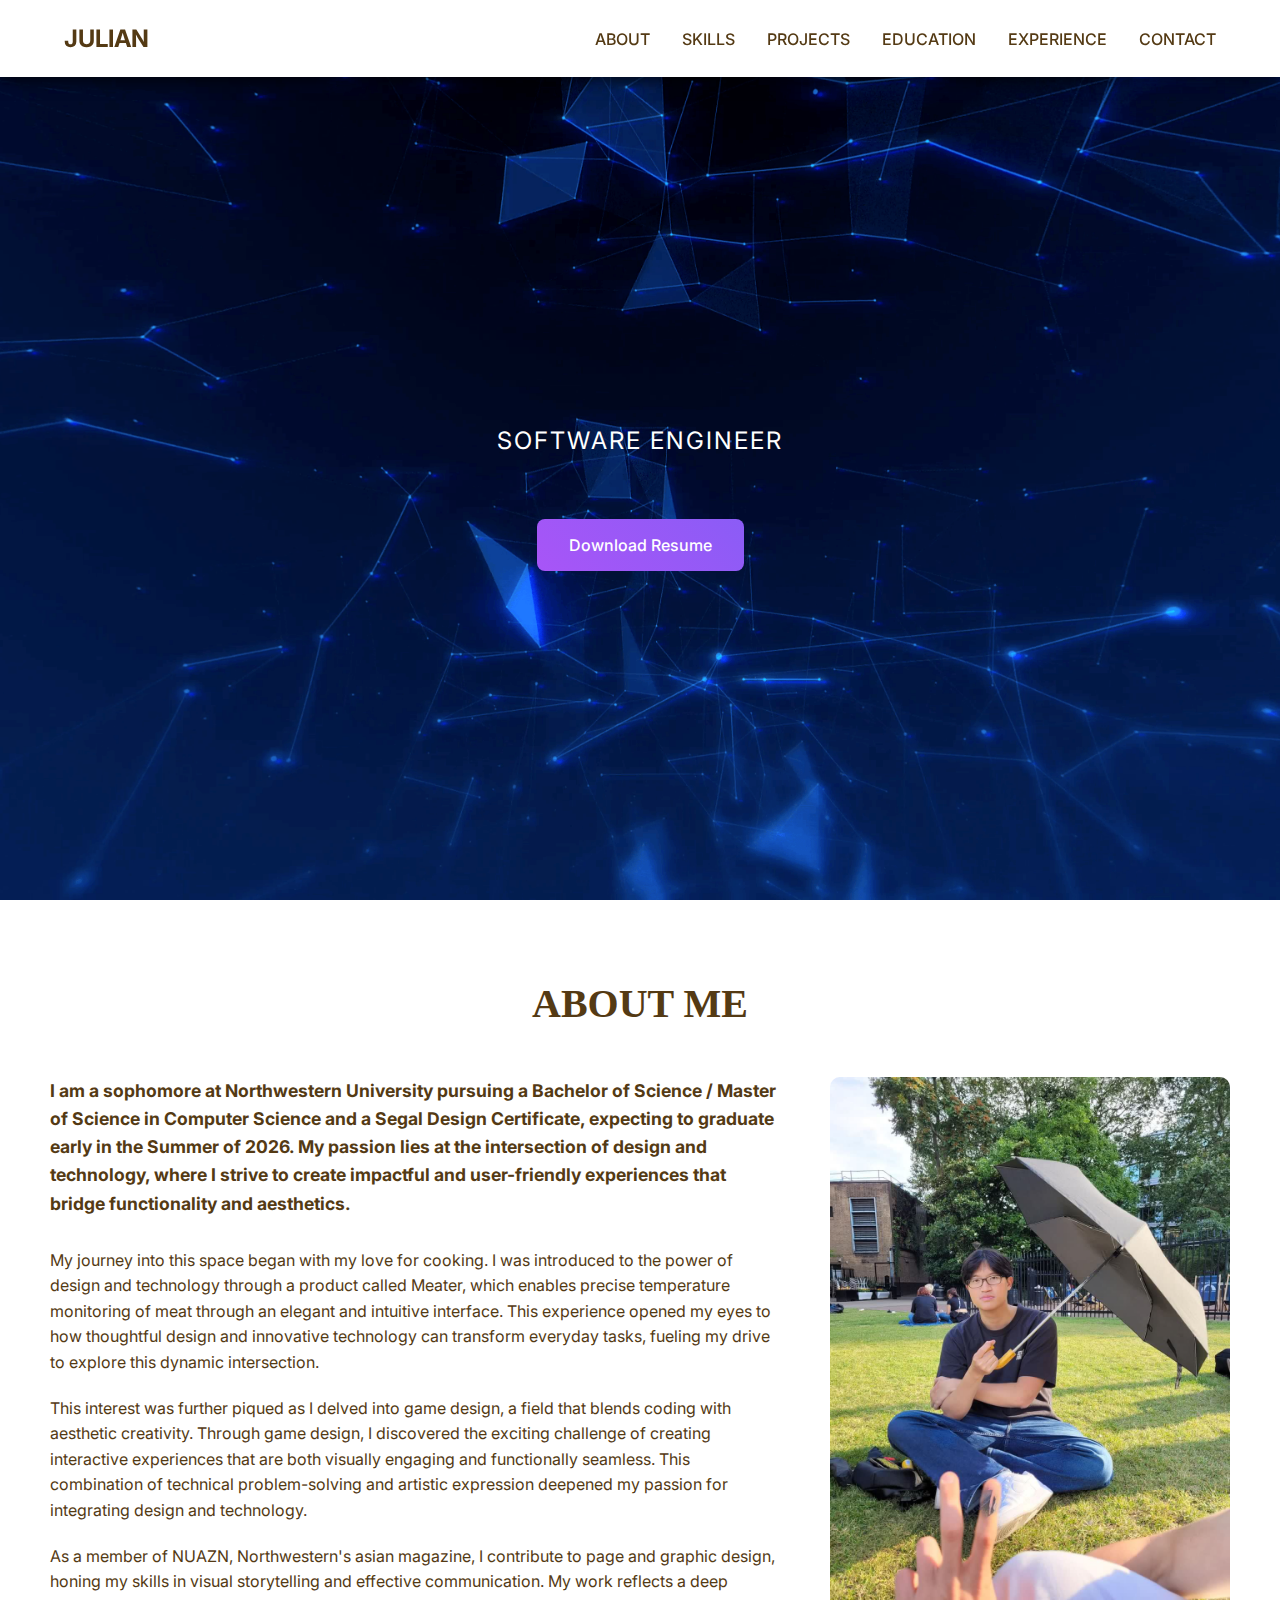
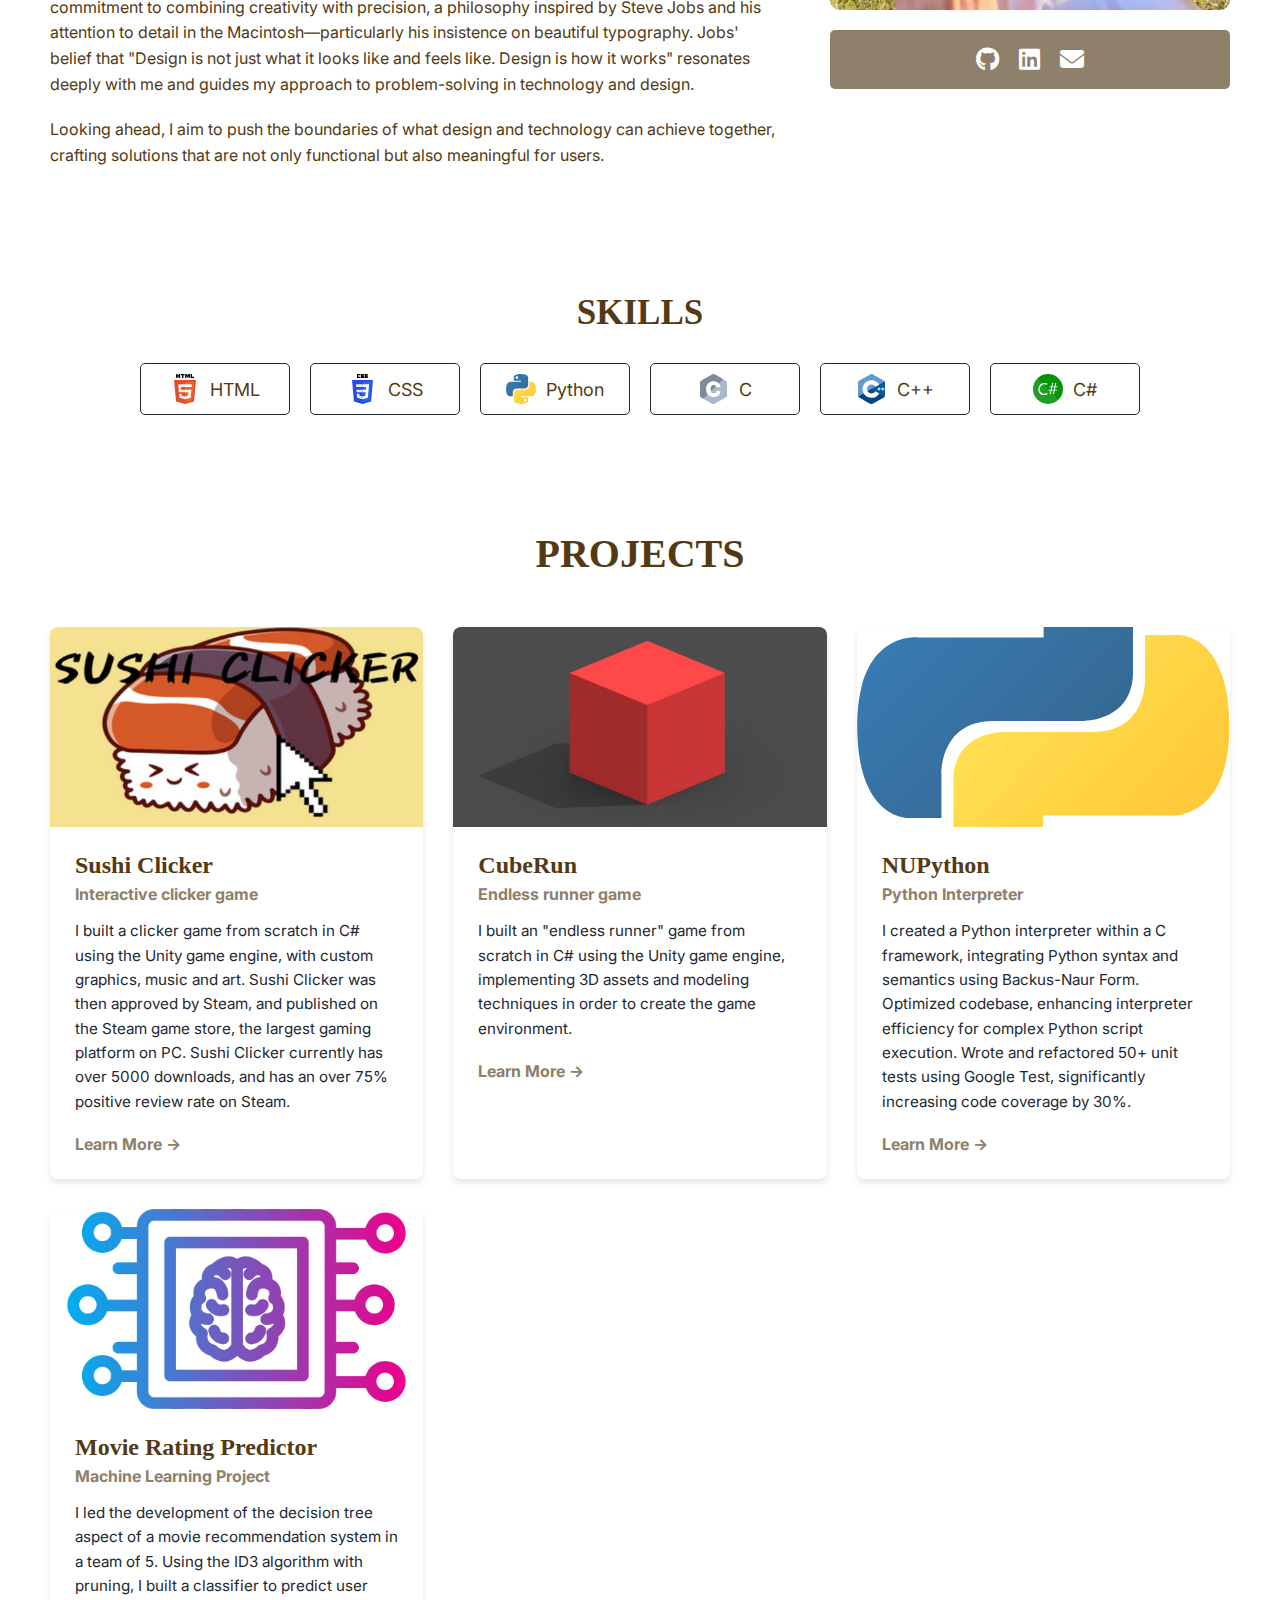
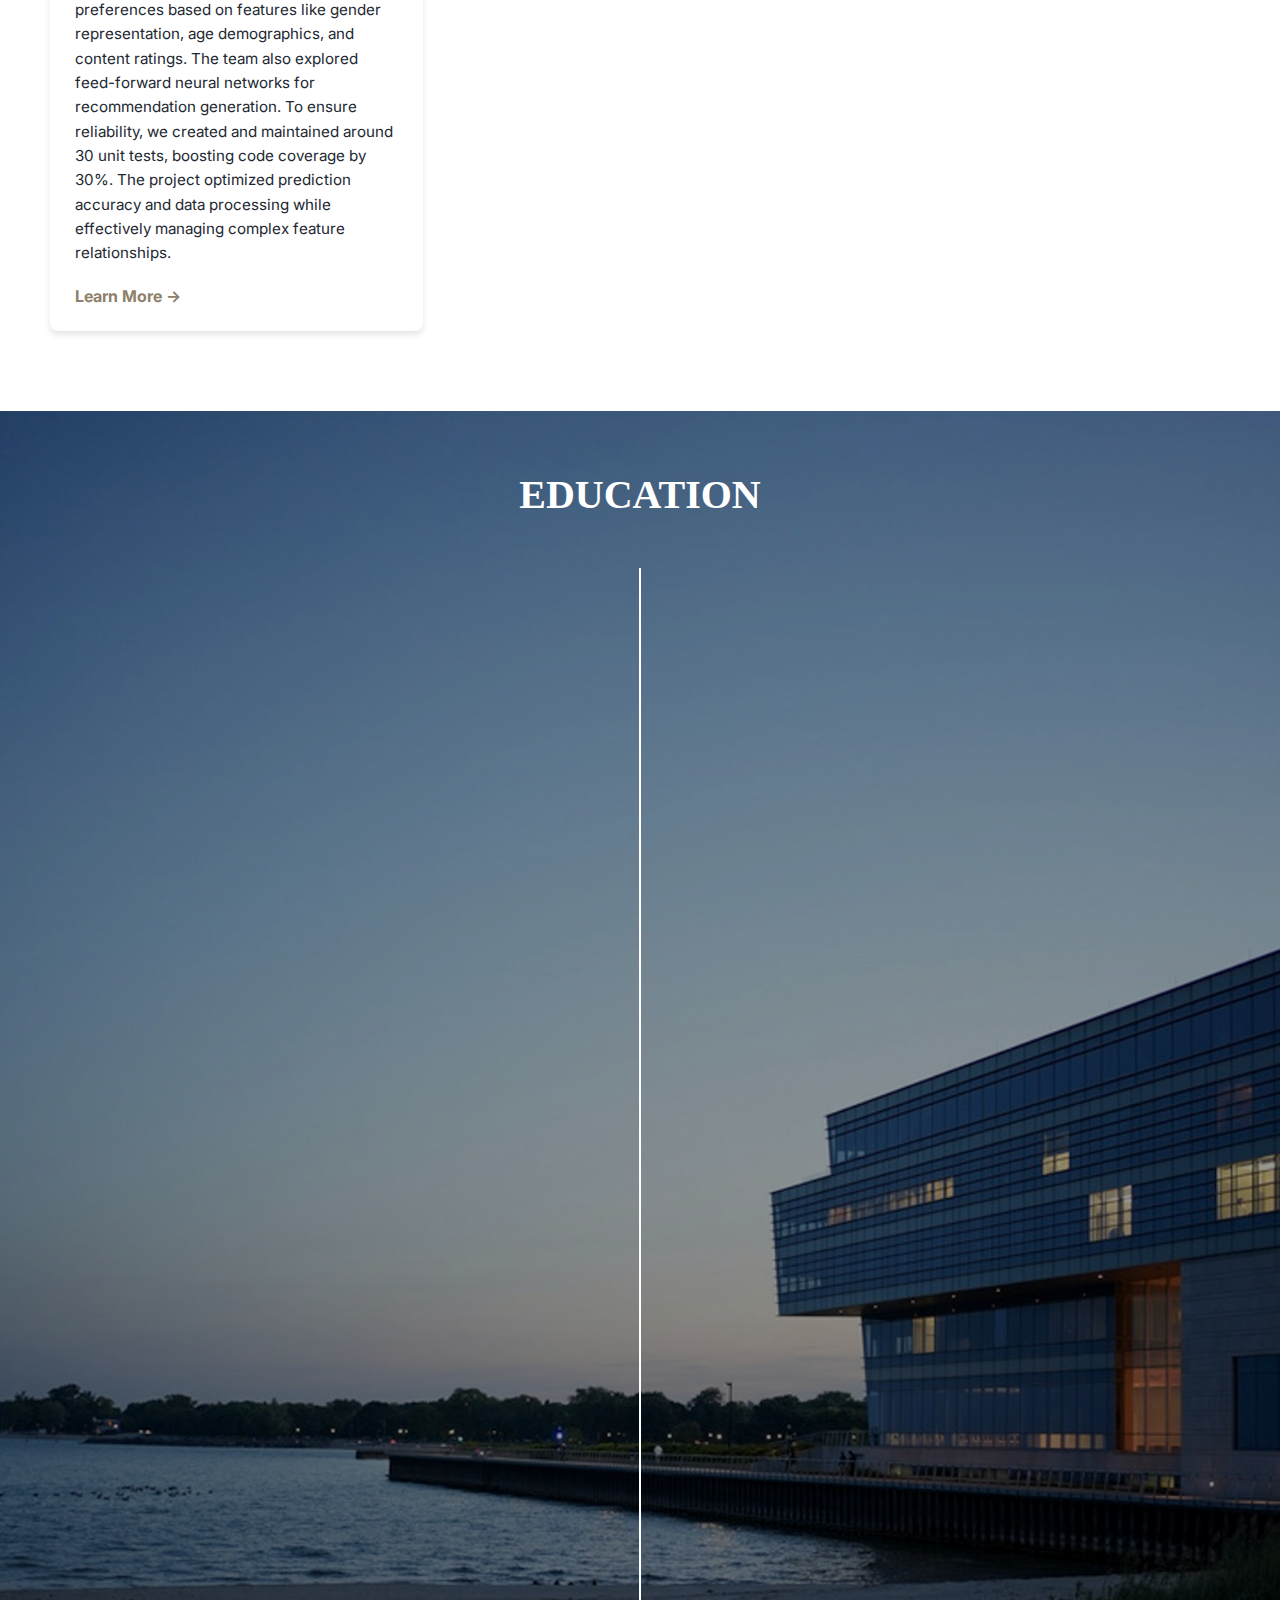
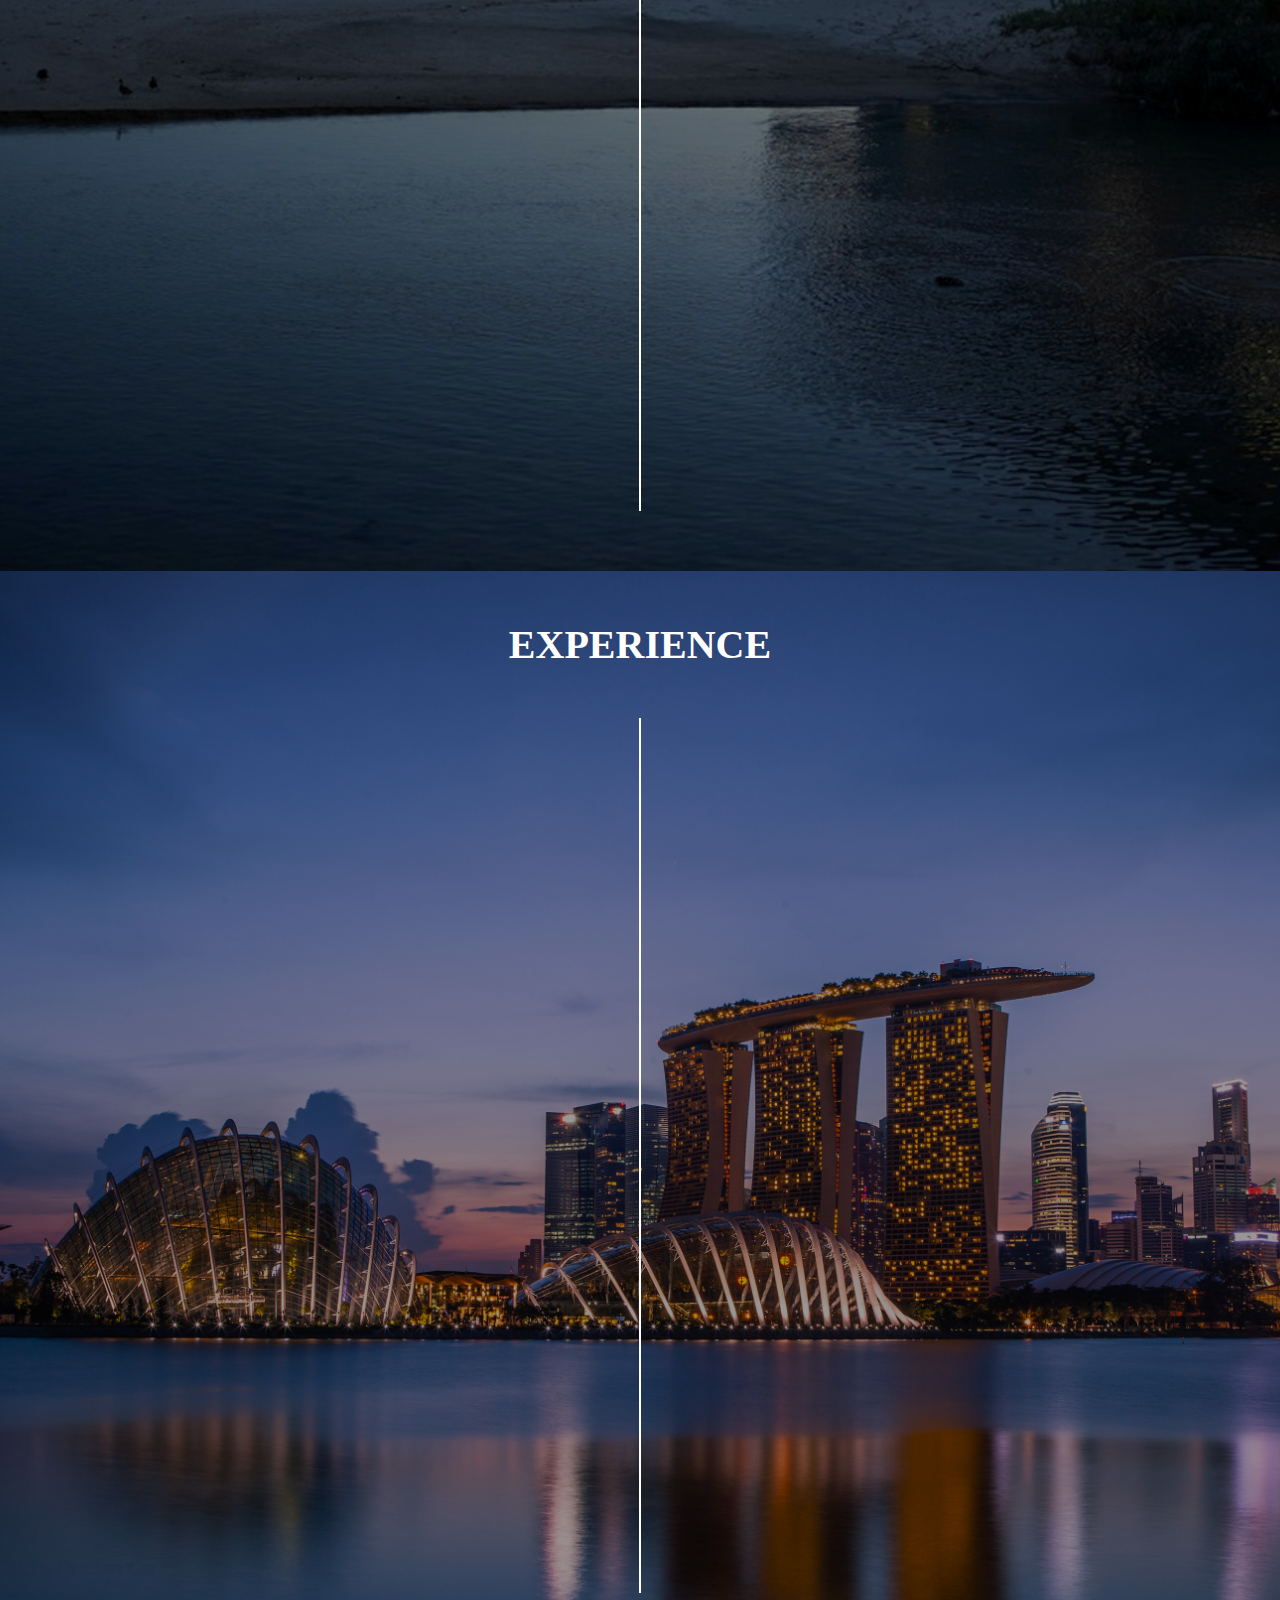
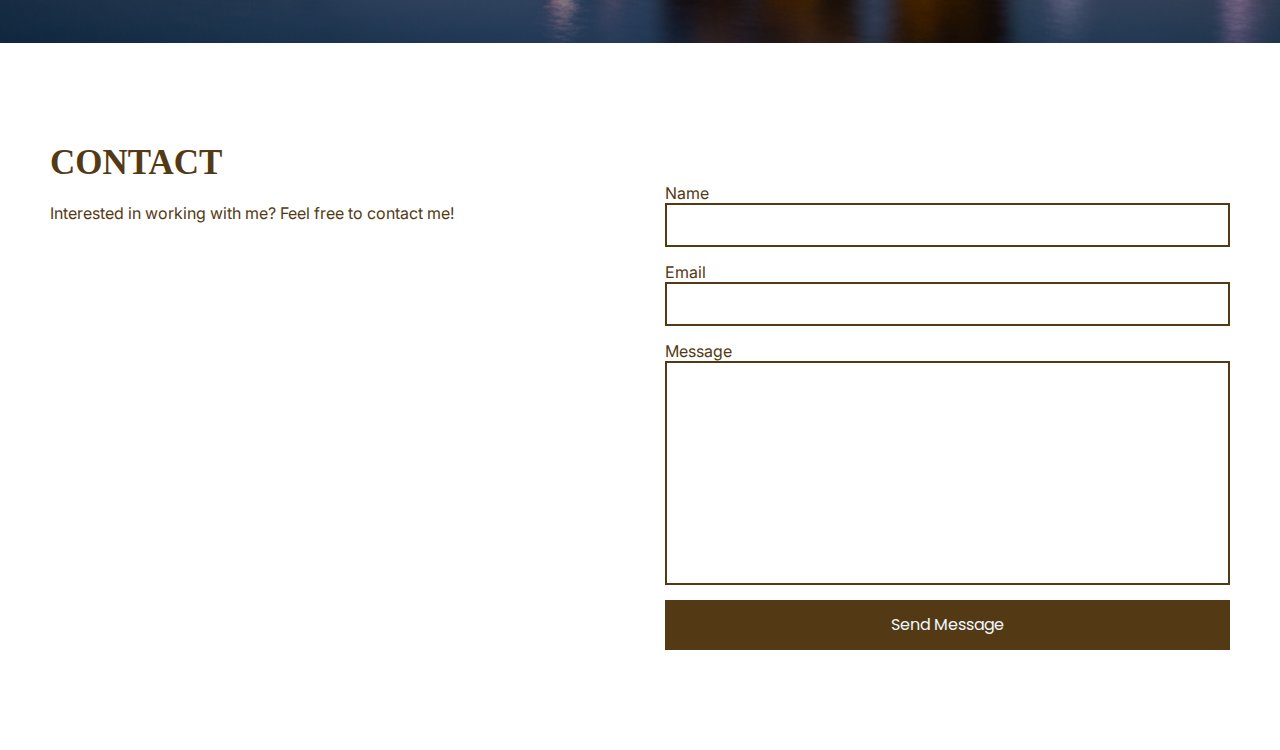
<file: index.html>
<!DOCTYPE html>
<html lang="en">
<head>
    <meta charset="UTF-8">
    <meta http-equiv="X-UA-Compatible" content="IE=edge">
    <meta name="viewport" content="width-device-width, initial-scale=1.0">

    <link rel="icon" type="image/x-icon" href="images/faviconnew.png">
    <link rel="preconnect" href="https://fonts.googleapis.com">
    <link rel="preconnect" href="https://fonts.gstatic.com" crossorigin>
    <link href="https://fonts.googleapis.com/css2?family=Poppins:ital,wght@0,100;0,200;0,300;0,400;0,500;0,600;0,700;0,800;0,900;1,100;1,200;1,300;1,400;1,500;1,600;1,700;1,800;1,900&display=swap" rel="stylesheet">

    <link rel="stylesheet" href="https://cdnjs.cloudflare.com/ajax/libs/font-awesome/6.7.2/css/all.min.css" integrity="sha512-Evv84Mr4kqVGRNSgIGL/F/aIDqQb7xQ2vcrdIwxfjThSH8CSR7PBEakCr51Ck+w+/U6swU2Im1vVX0SVk9ABhg==" crossorigin="anonymous" referrerpolicy="no-referrer" />

    <link rel="stylesheet" href="styles.css">
    <title>Julian</title>
</head>   
<body>
    <!-- Navbar -->
    <nav class="fixed-nav">
        <div class="left">
            <a href="/">JULIAN</a>
        </div>
        <div class="right">
            <a href="#about">ABOUT</a>
            <a href="#skills">SKILLS</a>
            <a href="#projects">PROJECTS</a>
            <a href="#education">EDUCATION</a>
            <a href="#experience">EXPERIENCE</a>
            <a href="#contact">CONTACT</a>
        </div>
    </nav>
    
    <!-- Updated hero section -->
    <section class="hero-section">
        <div class="hero-content">
            <h1 class="typing-text">HI, I AM <span class="purple">JULIAN</span> TANG!<span class="cursor">|</span></h1>
            <p class="title">SOFTWARE ENGINEER</p>
            <div class="cta-button">
                <a href="files/JulianTResume.pdf" download class="download-resume">Download Resume</a>
            </div>
        </div>
    </section>

    <!-- Section 1: About me -->
    <section id="about" class="about-section">
        <h2>ABOUT ME</h2>
        <div class="about-container">
            <div class="about-content">
                <div class="about-text">
                    <p class="highlight">I am a sophomore at Northwestern University pursuing a Bachelor of Science /
                        Master of Science in Computer Science and a Segal Design Certificate, expecting to
                        graduate early in the Summer of 2026. My passion lies at the 
                        intersection of design and technology, where I strive to create impactful and user-friendly 
                        experiences that bridge functionality and aesthetics.</p>
                    
                    <p>My journey into this space began with my love for cooking. I was introduced to the power 
                        of design and technology through a product called Meater, which enables precise temperature 
                        monitoring of meat through an elegant and intuitive interface. This experience opened my 
                        eyes to how thoughtful design and innovative technology can transform everyday tasks, 
                        fueling my drive to explore this dynamic intersection.</p>

                    <p>This interest was further piqued as I delved into game design, a field that blends coding 
                        with aesthetic creativity. Through game design, I discovered the exciting challenge of creating 
                        interactive experiences that are both visually engaging and functionally seamless. This 
                        combination of technical problem-solving and artistic expression deepened my passion for 
                        integrating design and technology.</p>
                    
                    <p>As a member of NUAZN, Northwestern's asian magazine, I contribute to page and graphic design, 
                        honing my skills in visual storytelling and effective communication. My work reflects a deep 
                        commitment to combining creativity with precision, a philosophy inspired by Steve Jobs and his 
                        attention to detail in the Macintosh—particularly his insistence on beautiful typography. Jobs' 
                        belief that "Design is not just what it looks like and feels like. Design is how it works" 
                        resonates deeply with me and guides my approach to problem-solving in technology and design.</p>
                    
                    <p>Looking ahead, I aim to push the boundaries of what design and technology can achieve together, 
                        crafting solutions that are not only functional but also meaningful for users.</p>
                </div>
            </div>
            <div class="about-image">
                <img src="images/JulianPhoto.jpeg" alt="Julian Tang headshot" />
                <div class="social-links">
                    <a href="https://github.com/JulianTang2027" class="social-icon"><i class="fab fa-github"></i></a>
                    <a href="https://www.linkedin.com/in/julian-sebastian-tang/" target="_blank" class="social-icon"><i class="fab fa-linkedin"></i></a>
                    <a href="mailto:JulianTang2027@u.northwestern.edu" class="social-icon"><i class="fas fa-envelope"></i></a>
                </div>
            </div>
        </div>
    </section>
        <!-- Section 2: Skills-->
        <div class="full-width-section">
            <section id = "skills" class = "skills-section">
                <h2>SKILLS</h2>
                <div class="text">
                </div>

                <div class="cells">
                    <div class="cell">
                        <img src="images/html-5.svg" alt="HTML logo">
                        <span>HTML</span>
                    </div>

                <div class="cell">
                    <img src="images/css-3.svg" alt="CSS logo">
                    <span>CSS</span>
                </div>

                <div class="cell">
                    <img src="images/python.svg" alt="Python logo">
                    <span>Python</span>
                </div>

                <div class="cell">
                    <img src="images/c.svg" alt="C logo">
                    <span>C</span>
                </div>

                <div class="cell">
                    <img src="images/c-plusplus.svg" alt="C++ logo">
                    <span>C++</span>
                </div>

                <div class="cell">
                    <img src="images/c-sharp.svg" alt="C# logo">
                    <span>C#</span>
                </div>
            </div>
        </section>
    </div>

        <!-- Section 3: Projects-->
        <div class="full-width-section">
            <section id="projects" class="projects-section">
                <h2>PROJECTS</h2>
                <div class="projects-grid">
                    <div class="project-card">
                        <div class="project-image">
                            <img src="images/sushiclicker.png" alt="sushi clicker logo">
                        </div>
                        <div class="project-content">
                            <h3>Sushi Clicker</h3>
                            <h4>Interactive clicker game</h4>
                            <p>I built a clicker game from scratch in C# using the Unity game engine, with custom graphics, music and art. 
                                Sushi Clicker was then approved by Steam, and published on the Steam game store, the largest gaming platform on PC. 
                                Sushi Clicker currently has over 5000 downloads, and has an over 75% positive review rate on Steam.</p>
                            <a href="https://store.steampowered.com/app/2230590/Sushi_Clicker/" target="_blank" class="learn-more">Learn More →</a>
                        </div>
                    </div>
        
                    <div class="project-card">
                        <div class="project-image">
                            <img src="images/cuberun.jpg" alt="cuberun logo">
                        </div>
                        <div class="project-content">
                            <h3>CubeRun</h3>
                            <h4>Endless runner game</h4>
                            <p>I built an "endless runner" game from scratch in C# using the Unity game engine, implementing
                                3D assets and modeling techniques in order to create the game environment.</p>
                            <a href="#" class="learn-more">Learn More →</a>
                        </div>
                    </div>

                    <div class="project-card">
                        <div class="project-image">
                            <img src="images/python.svg" alt="python logo">
                        </div>
                        <div class="project-content">
                            <h3>NUPython</h3>
                            <h4>Python Interpreter</h4>
                            <p>I created a Python interpreter within a C framework, integrating Python syntax and semantics using Backus-Naur Form.
                                Optimized codebase, enhancing interpreter efficiency for complex Python script execution.
                                Wrote and refactored 50+ unit tests using Google Test, significantly increasing code coverage by 30%.</p>
                            <a href="https://github.com/JulianTang2027/NUPython-Part-1/tree/master" target="_blank" class="learn-more">Learn More →</a>
                        </div>
                    </div>

                    <div class="project-card">
                        <div class="project-image">
                            <img src="images/machinelearning.png" alt="Machine learning logo">
                        </div>
                        <div class="project-content">
                            <h3>Movie Rating Predictor</h3>
                            <h4>Machine Learning Project</h4>
                            <p>I led the development of the decision tree aspect of a movie recommendation system in a team of 5. 
                                Using the ID3 algorithm with pruning, I built a classifier to predict user preferences based on 
                                features like gender representation, age demographics, and content ratings. The team also explored 
                                feed-forward neural networks for recommendation generation. To ensure reliability, 
                                we created and maintained around 30 unit tests, boosting code coverage by 30%. 
                                The project optimized prediction accuracy and data processing while effectively managing 
                                complex feature relationships.
                            </p>
                            <a href="https://github.com/JulianTang2027/DecisionTreeMachineLearning/tree/main" target="_blank" class="learn-more">Learn More →</a>
                        </div>
                    </div>
                </div>
            </section>
        </div>

        <!-- Section 4: Education-->
         <section id="education" class="education-section">
            <h2>EDUCATION</h2>
            
            <div class="timeline">
                <!-- Northwestern -->
                <div class="timeline-item">
                    <div class="timeline-dot"></div>
                    <div class="content right">
                        <div class="date">Sept. 2023 - June 2027</div>
                        <div class="degree">Bachelor of Science / Master of Science in Computer Science, Segal Design Certificate</div>
                        <div class="school">NORTHWESTERN UNIVERSITY</div>
                        <div class="location">Evanston, IL, USA</div>
                        <div class="courses">
                            Data Structures & Algorithms, Scalable Software Systems, Microprocessors, Object-Oriented Programming, 
                            Hardware & Software Computer Systems, Computer Architecture, Machine Learning, 
                            Artificial Intelligence, Database Systems, Calculus, Linear Algebra, Statistics
                        </div>
                    </div>
                </div>
        
                <!-- SPF -->
                <div class="timeline-item">
                    <div class="timeline-dot"></div>
                    <div class="content left">
                        <div class="date">Feb. 2021 - Feb. 2023</div>
                        <div class="degree">Police Officer's Basic Course (POBC), Sergeant training certification (SGT)</div>
                        <div class="school">SINGAPORE POLICE FORCE</div>
                        <div class="location">Singapore</div>
                        <div class="courses">
                            Admin, Maintenance, Arms, Policing, Sergeant
                        </div>
                    </div>
                </div>
        
                <!-- SJII -->
                <div class="timeline-item">
                    <div class="timeline-dot"></div>
                    <div class="content right">
                        <div class="date">Jan. 2015 - Nov. 2020</div>
                        <div class="degree">International Baccalaureate</div>
                        <div class="school">ST JOSEPH'S INSTITUTION INTERNATIONAL</div>
                        <div class="location">Singapore</div>
                        <div class="courses">
                            Physics, Chemistry and Mathematics (Higher Level)
                            English, Chinese and Economics (Standard Level)
                        </div>
                    </div>
                </div>
            </div>
        </section>
        <!-- Section 5: Experience-->
        <section class="experience-section" id="experience">
        <h2>EXPERIENCE</h2>
    
        <div class="timeline">
            <div class="timeline-item">
                <div class="date">July 2024 - August 2024</div>
                <div class="role">SOFTWARE ENGINEER INTERN</div>
                <div class="organization">
                    PRUDENTIAL ASSURANCE COMPANY SINGAPORE
                </div>
                <div class="location">Singapore</div>
                <ul class="achievements">
                    <li>Implemented Google Analytics tracking for Company’s core financial platform used by 5,000 financial consultants
                        in order to gather data on load times, page views and specific user events</li>
                    <li>Developed function that dynamically handles page element tracking for Google Analytics, automating
                        event-triggering process</li>
                    <li>Wrote comprehensive Jest tests to ensure functionality of key features of financial platform webpage</li>
                </ul>
            </div>

            <div class="timeline-item">
                <div class="date">Feb. 2021 - Feb. 2023</div>
                <div class="role">SERGEANT</div>
                <div class="organization">
                    SINGAPORE POLICE FORCE
                </div>
                <div class="location">Singapore</div>
                <ul class="achievements">
                    <li>Selected to undergo Sergeant training course in Singapore's top counter-terrorism unit.</li>
                    <li>Led collaborative efforts to oversee security checkpoints for high-profile events such as the May Day rally with the
                        prime minister of Singapore, F1 Singapore Grand Prix’s Paddock Club and the Istana Open House for the
                        President.
                        </li>
                    <li>Two-time recipient of commander’s award for excellence in leadership and service, awarded twice per year to the unit's best trooper.</li>
                </ul>
            </div>
    </section>

        <!-- Section 6: Contact-->
        <section id = "contact" class = "contact-section">
            <h2>CONTACT</h2>

            <div class="group">
                <div class="text">
                    Interested in working with me? Feel free to contact me! 
                </div>

                <form action="mailto:JulianTang2027@u.northwestern.edu" method="post" enctype="text/plain">
                    <label for="name">Name</label>
                    <input type="text" id="name" required>

                    <label for="email">Email</label>    
                    <input type="text" id="email" required>

                    <label for="message">Message</label>
                    <textarea id="message" cols="30" rows="10" required></textarea>

                    <button type="submit">Send Message</button>
                </form>
            </div>
        </section>
    </main>
<script src="script.js"></script>
</body> 
</html>
</file>
<file: styles.css>
@import url('https://fonts.googleapis.com/css2?family=Inter:wght@100;200;300;400;500;600;700;800;900&family=Freight+Display+Pro:wght@300;400;500;600;700&display=swap');

:root {
    --text-color: #543A14;
    --link-color: #79a3b1;
    --background-color: #ffffff;
    --secondary-text-color: #222831;
    --secondary-background-color: #D0E8F2;

    --white: #ffffff;
    --black: #000000;
    --light-brown: #8E806A;
}

*   {
    margin: 0;
    padding: 0;
    box-sizing: border-box;
}

html {
    scroll-behavior: smooth;
}

body {
    font-family: 'Inter', sans-serif;
    background-color: var(--background-color);
    color: var(--text-color);
    max-width: 1400px;
    margin: 0 auto;
}

h1, h2, h3, .hero-section h2 {
    font-family: 'Freight Display Pro', serif;
}

.full-width-section {
    width: 100vw;
    margin-left: 50%;
    transform: translateX(-50%);
    background-color: var(--secondary-background-color);
    position: relative;
}

a {
    color: var(--link-color);
    text-decoration: none;
}

/* NAVBAR */
/* New navigation styles */
.fixed-nav {
    position: fixed;
    top: 0;
    left: 0;
    right: 0;
    display: flex;
    justify-content: space-between;
    align-items: center;
    padding: 1.5rem 4rem;
    background-color: white;
    z-index: 1000;
    box-shadow: 0 2px 15px rgba(0, 0, 0, 0.8);
}

.fixed-nav .left a {
    color: var(--text-color);
    font-size: 1.5rem;
    font-weight: 700;
    text-decoration: none;
}

.fixed-nav .right {
    display: flex;
    gap: 2rem;
}

.fixed-nav .right a {
    color: var(--text-color);
    text-decoration: none;
    font-size: 1rem;
    font-weight: 500;
    transition: color 0.3s ease;
}

.fixed-nav .right a:hover {
    color: #a855f7;
}

/* Updated hero section styles */
.hero-section {
    height: 100vh;
    display: flex;
    align-items: center;
    justify-content: center;
    text-align: center;
    position: relative;
    overflow: hidden;
    background-color: #f5f5f5;
    margin: 0;
    padding: 0;
    width: 100vw;
    position: relative;
    left: 50%;
    transform: translateX(-50%);
}

.hero-section::before {
    content: '';
    position: absolute;
    top: 0;
    left: 0;
    right: 0;
    bottom: 0;
    background-image: url('images/technologybackground5.webp');
    background-size: cover;
    background-position: center;
    opacity: 1;  /* Change opacity to reflect transparency */
    filter: brightness(1.2);  /* Brightens the background image */
}

.hero-content {
    position: relative;
    z-index: 1;
    padding: 2rem;
}

.hero-content h1 {
    font-size: 4rem;
    font-weight: 700;
    line-height: 1.2;
    margin: 0;
    color: white;
}

.hero-content h1:nth-child(2) {
    color: #a855f7;  /* Purple color for "JULIAN" */
    background: linear-gradient(45deg, #a855f7, #8B5CF6);
    -webkit-background-clip: text;
    background-clip: text;
    -webkit-text-fill-color: transparent;
}

.hero-content .title {
    color: white;
    font-size: 1.5rem;
    margin-top: 1rem;
    letter-spacing: 2px;
}

.download-resume {
    display: inline-block;
    margin-top: 2rem;
    padding: 1rem 2rem;
    background: linear-gradient(45deg, #a855f7, #8B5CF6);
    color: white;
    text-decoration: none;
    border-radius: 0.5rem;
    font-weight: 500;
    transition: all 0.3s ease;
    border: none;
}

.download-resume:hover {
    transform: translateY(-2px);
    background: linear-gradient(45deg, #8B5CF6, #a855f7);
}



/* Media Queries */
@media (max-width: 768px) {
    .fixed-nav {
        padding: 1rem 2rem;
    }
    
    .fixed-nav .right {
        display: none;
    }
    
    .hero-content h1 {
        font-size: 3rem;
    }
}

/* Section 1: About me */
.about-section {
    padding: 80px 50px;
    max-width: 1400px;
    margin: 0 auto;
}

.about-section h2 {
    text-align: center;
    font-size: 2.5rem;
    margin-bottom: 50px;
    color: var(--text-color);
}

.about-container {
    display: flex;
    gap: 50px;
    align-items: flex-start;
}

.about-content {
    flex: 1;
}

.about-text {
    color: var(--text-color);
}

.about-text p {
    margin-bottom: 20px;
    line-height: 1.6;
}

.about-text .highlight {
    font-size: 1.1em;
    color: #543A14;
    margin-bottom: 30px;
    font-weight: 700;
}

.about-image {
    flex: 0 0 400px;
    display: flex;
    flex-direction: column;
    align-items: center;
}

.about-image img {
    width: 100%;
    height: auto;
    border-radius: 10px;
    margin-bottom: 20px;
}

.social-links {
    display: flex;
    gap: 20px;
    justify-content: center;
    background-color: var(--light-brown);
    padding: 15px 30px;
    border-radius: 5px;
    width: 100%;
}

.social-icon {
    color: white;
    font-size: 1.5rem;
    transition: transform 0.3s ease;
}

.social-icon:hover {
    transform: translateY(-3px);
}

/* Section 2: Skills */
.skills-section {
    margin-bottom: 0px;
    background-color: var(--background-color);
    padding: 25px 0px;
}

.skills-section h2 {
    text-align: center;
    font-size: 35px;
}

.skills-section .text {
    text-align: center;
    margin-bottom: 20px;
}

.skills-section .cells {
    display: flex;
    justify-content: center;
    flex-wrap: wrap;
}

.skills-section .cells .cell {
    display: flex;
    justify-content: center;
    align-items: center;
    gap: 10px;

    width: 150px;
    padding: 10px 20px; 
    margin: 10px;
    border: 1.5px solid var(--secondary-text-color);
    border-radius: 5px;

}

.skills-section .cells .cell span {
    font-size: 18px;
}
.skills-section .cells .cell img {
    width: 30px;
    height: 30px;
    object-fit: contain;
    border-radius: 2px;
}

.skills-section .cell {
    transition: transform 0.3s ease, box-shadow 0.3s ease;
}

.skills-section .cell:hover {
    transform: translateY(-5px);
    box-shadow: 0 5px 15px rgba(0, 0, 0, 0.1);
}
.skills-section .cell img {
    transition: transform 0.3s ease;
}

.skills-section .cell:hover img {
    transform: rotate(10deg);
}
/* Section 3: Projects */
.projects-section {
    padding: 80px 50px;
    background-color: var(--background-color);
}

.projects-section h2 {
    text-align: center;
    font-size: 2.5rem;
    margin-bottom: 50px;
    color: var(--text-color);
}

.projects-grid {
    display: grid;
    grid-template-columns: repeat(auto-fit, minmax(300px, 1fr));
    gap: 30px;
    max-width: 1200px;
    margin: 0 auto;
}

.project-card {
    background-color: var(--white);
    border-radius: 8px;
    overflow: hidden;
    box-shadow: 0 4px 6px rgba(0, 0, 0, 0.1);
    transition: transform 0.3s ease, box-shadow 0.3s ease;
}

.project-card:hover {
    transform: translateY(-5px);
    box-shadow: 0 8px 15px rgba(0, 0, 0, 0.2);
}

.project-image {
    width: 100%;
    height: 200px;
    overflow: hidden;
}

.project-image img {
    width: 100%;
    height: 100%;
    object-fit: cover;
    transition: transform 0.3s ease;
}

.project-card:hover .project-image img {
    transform: scale(1.05);
}

.project-content {
    padding: 25px;
}

.project-content h3 {
    font-size: 1.5rem;
    margin-bottom: 5px;
    color: var(--text-color);
}

.project-content h4 {
    font-size: 1rem;
    color: var(--light-brown);
    margin-bottom: 15px;
    font-weight: 700;
}

.project-content p {
    font-size: 0.95rem;
    line-height: 1.6;
    color: var(--secondary-text-color);
    margin-bottom: 20px;
}

.learn-more {
    display: inline-block;
    color: var(--light-brown);
    text-decoration: none;
    font-weight: 700;
    transition: transform 0.2s ease;
}

.learn-more:hover {
    transform: translateX(5px);
}

/* Section 4: Education*/
.education-section {
    position: relative;
    width: 100vw;
    left: 50%;
    transform: translateX(-50%);
    padding: 60px 20px;
    margin: 0;
    background: url('images/northwesternbackground.jpeg') center center/cover no-repeat;
    color: #fff;
}

.education-section::before {
    content: '';
    position: absolute;
    top: 0;
    left: 0;
    right: 0;
    bottom: 0;
    background-color: rgba(0, 0, 0, 0.4);
    z-index: 1;
}

.education-section h2 {
    text-align: center;
    margin-bottom: 50px;
    color: #ffffff;
    font-size: 2.5rem;
    position: relative;
    z-index: 2;
}

.timeline {
    position: relative;
    padding: 40px 0;
    max-width: 1200px;
    margin: 0 auto;
    z-index: 2;
}

/* Vertical timeline line */
.timeline::before {
    content: '';
    position: absolute;
    left: 50%;
    top: 0;
    bottom: 0;
    width: 1px;
    background-color: rgba(255, 255, 255, 0.3);
    transform: translateX(-50%);
}

.timeline-item {
    position: relative;
    margin-bottom: 80px;
    z-index: 2;
}

.timeline-item .content {
    width: 45%;
    padding: 0 30px;
    position: relative;
}

.timeline-item .content.right {
    margin-left: 55%;
    text-align: left;
}

.timeline-item .content.left {
    margin-right: 55%;
    text-align: right;
}

.timeline-item .date {
    color: var(--white);
    font-size: 0.9rem;
    margin-bottom: 8px;
}

.timeline-item .degree {
    font-size: 1.1rem;
    color: var(--white);
    font-weight: 500;
    margin-bottom: 8px;
    line-height: 1.4;
}

.timeline-item .school {
    font-size: 1rem;
    font-weight: 600;
    color: var(--white);
    margin-bottom: 4px;
}

.timeline-item .location {
    color: var(--white);
    font-size: 0.85rem;
    margin-bottom: 12px;
}

.timeline-item .courses {
    color: var(--white);
    font-size: 0.9rem;
    line-height: 1.6;
    opacity: 0.9;
}

.timeline-dot {
    background-color: #fff;
}


/* Section 5: Experience*/
.experience-section {
    padding: 50px;
    width: 100vw;
    position: relative;
    left: 50%;
    transform: translateX(-50%);
    background: url('images/singaporecbd3.jpg') center center/cover no-repeat;
}

.experience-section .timeline {
    max-width: 1200px;
    margin: 0 auto;
    position: relative;
    z-index: 2;
}

.experience-section::before {
    content: '';
    position: absolute;
    top: 0;
    left: 0;
    right: 0;
    bottom: 0;
    background-color: rgba(0, 0, 0, 0.4);
    z-index: 1;
}

.experience-section h2 {
    text-align: center;
    margin-bottom: 50px;
    color: #ffffff;
    font-size: 2.5rem;
    position: relative;
    z-index: 2;
}

.experience-section .timeline {
    position: relative;
    z-index: 2;
}

.experience-section .timeline .timeline-item .organization img{
    border-radius: 2px;
}

.timeline {
    position: relative;
    padding: 40px 0;
}

/* Vertical line */
.timeline::after {
    content: '';
    position: absolute;
    width: 2px;
    background-color: var(--white);
    top: 0;
    bottom: 0;
    left: 50%;
    margin-left: -1px;
}

.timeline-item {
    position: relative;
    width: 50%;
    padding: 30px;
    box-sizing: border-box;
}

/* Dots on the timeline */
.timeline-item::after {
    content: '';
    position: absolute;
    width: 12px;
    height: 12px;
    right: -6px;
    top: 35px;
    background-color: var(--white);
    border-radius: 50%;
    z-index: 1;
}

/* Alternating items */
.timeline-item:nth-child(odd) {
    left: 0;
    text-align: right;
}

.timeline-item:nth-child(even) {
    left: 50%;
    text-align: left;
}

.timeline-item:nth-child(even)::after {
    left: -6px;
}

.date {
    color: var(--white);
    font-size: 0.9em;
    margin-bottom: 5px;
}

.role {
    font-weight: 600;
    color: var(--white);
    margin-bottom: 5px;
}

.organization {
    font-size: 0.9em;
    color: var(--white);
    margin-bottom: 5px;
}

.location {
    font-size: 0.85em;
    color: var(--white);
    margin-bottom: 15px;
}

.achievements {
    list-style: none;
    padding: 0;
    text-align: left;
}

.timeline-item:nth-child(odd) .achievements {
    text-align: right;
}

.achievements li {
    color: var(--white);
    font-size: 0.85em;
    margin-bottom: 8px;
    line-height: 1.4;
}

/* Section 6: Contact */
.contact-section {
    margin-top: 100px;
    padding: 0 50px;
    margin-bottom: 100px;
}

.contact-section h2 {
    font-size: 35px;
}

.contact-section .group {
    display: flex;
    gap: 50px;
}

.contact-section .group .text {
    flex: 3;
    margin-top: 20px;
}

.contact-section .group form {
    flex: 3;
    display: flex;
    flex-direction: column;
}

.contact-section .group form input,
.contact-section .group form textarea {
    font-family: 'Poppins', sans-serif;
    border: 2px solid var(--text-color);
    background-color: transparent;
    padding: 10px;
    margin-bottom: 15px;
    outline: none;
    resize: none;
}

.contact-section .group form button {
    font-size: 16px;
    font-family: 'Poppins', sans-serif;
    color:aliceblue;
    background-color: var(--text-color);
    border: none;
    height: 50px;
    cursor: pointer;
    transition: .1s;
}

.contact-section .group form button:hover {
    filter: brightness(.9);
}

@media (max-width: 850px) {
    /* Section 1: Hero*/
    .hero-section {
        flex-direction: column-reverse;
    }

    /* Section 1: About me*/
    .about-container {
        flex-direction: column-reverse;
    }

    .about-image {
        flex: 0 0 auto;
        max-width: 400px;
        margin: 0 auto;
    }
}

@media (max-width: 740px) {
    /* Section 1: Hero*/
    .hero-section .text h2 {
        font-size: 35px;
    }
    .hero-section .headshot img {
        width: 300px;
    }

    /* Section 1: About me */
    .about-section {
        padding: 60px 20px;
    }
    
    /* Section 3: Projects */
    .projects-section {
        padding: 60px 20px;
    }
    
    .projects-grid {
        grid-template-columns: 1fr;
    }
    
    .project-card {
        max-width: 500px;
        margin: 0 auto;
    }

    /* Section 4: Education */
    .timeline::before {
        left: 0;
    }
    
    .timeline-dot {
        left: 0;
    }
    
    .timeline-item .content {
        width: 100%;
        margin: 0 0 0 20px !important;
        padding: 0 0 0 30px;
        text-align: left !important;
    }
    /* Section 6: Contact */
    .contact-section .group {
        flex-direction: column;
    }
}
@media (max-width: 600px) {
    /* NAV BAR*/
    nav {
        padding: 0 20px;
    }

    nav .right a:last-child {
        color: var(--text-color);
        background-color: transparent;
        padding: 0;
    }
    nav .right a span {
        display: none;
    }

    /* Section 1: Hero*/
    .hero-section {
        padding: 0 20px;
    }

    .hero-section .text h2 {
        font-size: 30px;
    }

    /* Section 2: Skills*/
    .skills-section {
        padding: 0 20px;
    }

    .skills-section .cells .cell span {
        font-size: 16px;
    }

    /* Section 3: Projects*/
    .projects-section {
        padding: 25px 20px;
    }
    
    .project {
        justify-content: center;
        text-align: center;
    }
    
    .project img {
        width: 100%;
        max-width: 300px;
    }
    
    .project-info {
        text-align: center;
    }

     /* Section 4: Contact */
     .contact-section .group {
        padding: 0 20px;
    }
}
/*Animation */

/*Section 1: Hero*/
.typing-text {
    font-size: 4rem;
    font-weight: 700;
    color: white;
    white-space: nowrap;
    overflow: hidden;
    width: 0;
    display: inline-block;
    position: relative;
    animation: typing 7.5s steps(70) infinite;
}

.typing-text .purple {
    color: #a855f7;
}

.cursor {
    display: inline-block;
    margin-left: 2px;
    animation: blink 1s step-end infinite;
}

.title {
    color: white;
    font-size: 1.5rem;
    margin: 1rem 0 2rem;
    letter-spacing: 2px;
}

@keyframes typing {
    0%, 100% { 
        width: 0;
        opacity: 1;
    }
    20%, 80% { 
        width: 100%;
        opacity: 1;
    }
    80.1%, 99.9% { 
        width: 0;
        opacity: 0;
    }
}

@keyframes blink {
    from, to { color: transparent }
    50% { color: inherit; }
}

/* Section 4 and 5 timelines */
.timeline-item-hidden {
    opacity: 0;
    transform: translateY(20px);
    transition: all 1s ease;
}

.timeline-item-visible {
    opacity: 1;
    transform: translateY(0);
}

.timeline-item:nth-child(even).timeline-item-visible {
    transition-delay: 0.2s;
}
</file>
